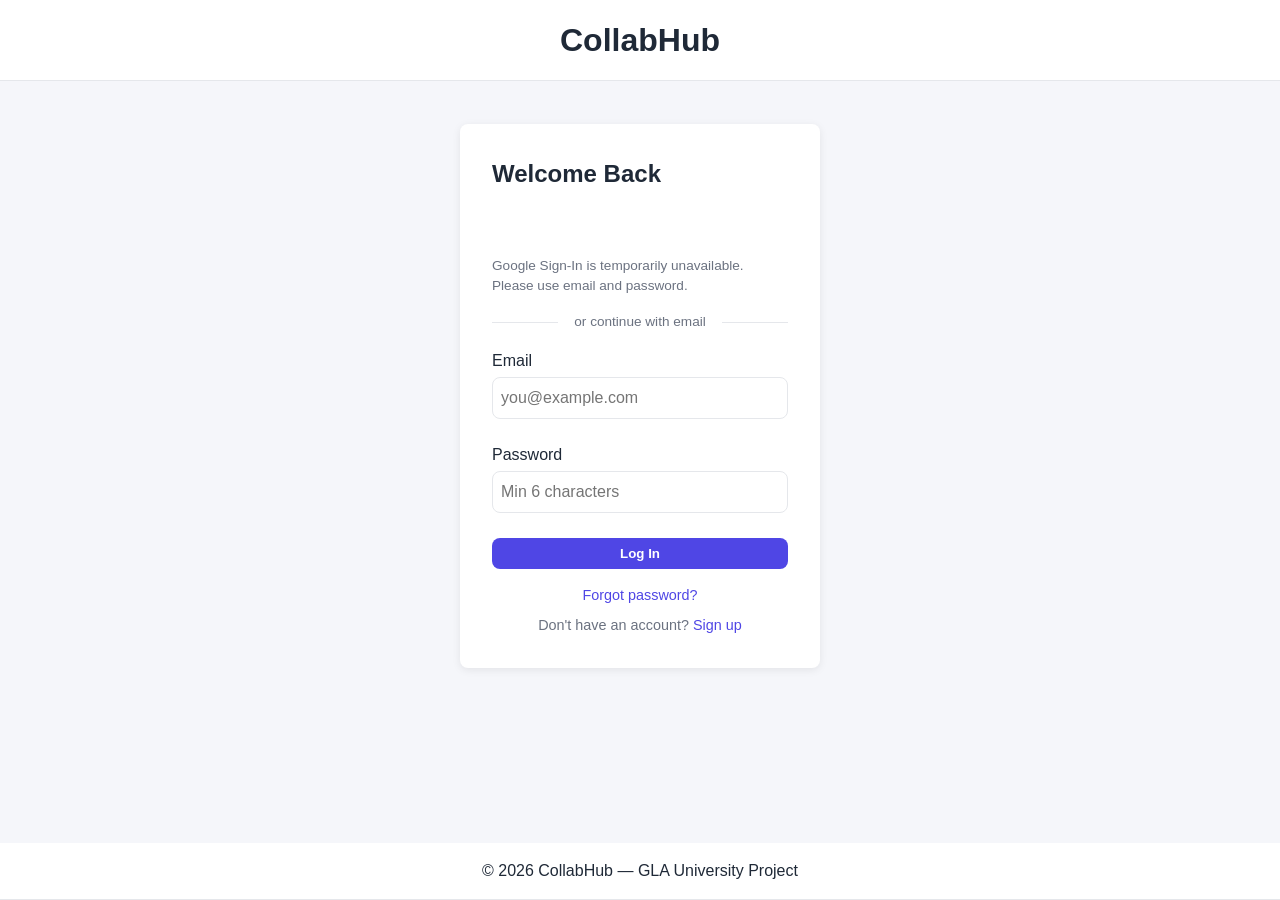
<file: pages/index.html>
<!DOCTYPE html>
<html lang="en">
<head>
  <meta charset="UTF-8">
  <meta name="viewport" content="width=device-width, initial-scale=1.0">
  <title>Login | Project &amp; Team Collaboration System</title>
  <link rel="stylesheet" href="../css/global.css">
</head>
<body>
  <header class="site-header">
    <h1 class="site-header__logo">CollabHub</h1>
  </header>

  <main class="auth">
    <section class="auth__card">
      <h2>Welcome Back</h2>
      <div id="google-signin-btn" class="btn-google"></div>
      <p id="google-signin-message" class="auth__message" role="status" aria-live="polite"></p>
      <div class="auth__divider"><span>or continue with email</span></div>

      <form class="auth__form" data-validate data-redirect="dashboard.html" novalidate>
        <div class="form-field">
          <label for="email">Email</label>
          <input type="email" id="email" name="email" required placeholder="you@example.com">
          <span class="form-error"></span>
        </div>

        <div class="form-field">
          <label for="password">Password</label>
          <input type="password" id="password" name="password" required placeholder="Min 6 characters">
          <span class="form-error"></span>
        </div>

        <button type="submit" class="btn btn--primary">Log In</button>
      </form>

      <div class="auth__help-links">
        <a href="#">Forgot password?</a>
        <p>Don't have an account? <a href="#">Sign up</a></p>
      </div>
    </section>
  </main>

  <footer class="site-footer">
    <p>&copy; 2026 CollabHub — GLA University Project</p>
  </footer>

  <script src="../js/auth.js"></script>
  <script src="../js/validation.js"></script>
</body>
</html>
</file>
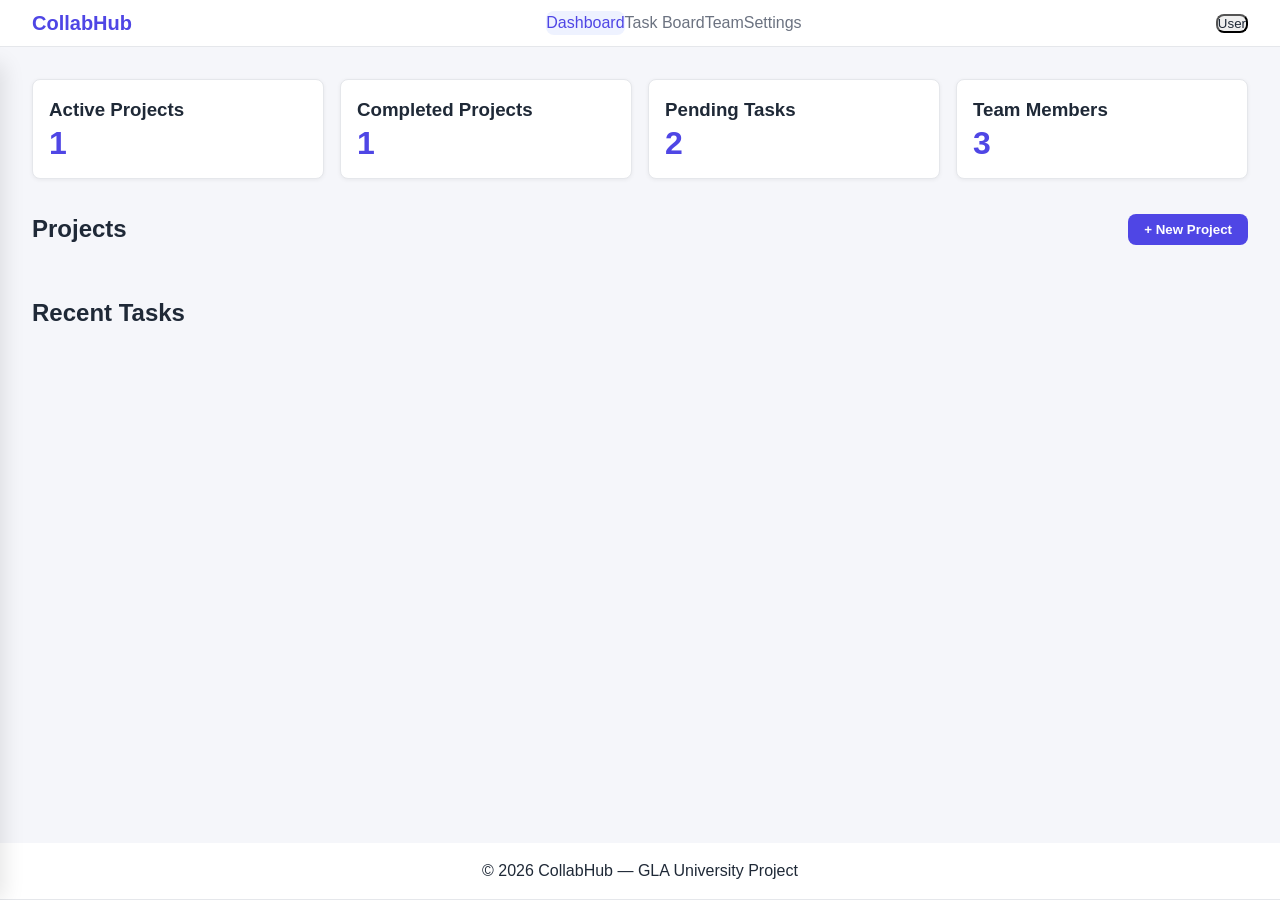
<file: pages/dashboard.html>
<!DOCTYPE html>
<html lang="en">
<head>
  <meta charset="UTF-8">
  <meta name="viewport" content="width=device-width, initial-scale=1.0">
  <title>Dashboard | CollabHub</title>
  <link rel="stylesheet" href="../css/global.css">
  <link rel="stylesheet" href="../css/navbar.css">
  <link rel="stylesheet" href="../css/modal.css">
</head>
<body>
  <header class="navbar" id="main-navbar">
    <button class="navbar__toggle" aria-label="Toggle menu" aria-expanded="false" aria-controls="mobile-sidebar">&#9776;</button>
    <a href="dashboard.html" class="navbar__brand">CollabHub</a>
    <nav class="navbar__nav" role="navigation" aria-label="Main navigation">
      <a href="dashboard.html" class="navbar__link navbar__link--active">Dashboard</a>
      <a href="kanban.html" class="navbar__link">Task Board</a>
      <a href="team.html" class="navbar__link">Team</a>
      <a href="settings.html" class="navbar__link">Settings</a>
    </nav>
    <button class="navbar__profile" type="button" aria-label="Profile menu">Yashika</button>
  </header>

  <!-- Mobile drawer -->
  <aside class="sidebar" id="mobile-sidebar" aria-label="Mobile navigation">
    <ul class="sidebar__list">
      <li><a href="dashboard.html">Dashboard</a></li>
      <li><a href="kanban.html">Task Board</a></li>
      <li><a href="team.html">Team</a></li>
      <li><a href="settings.html">Settings</a></li>
      <li><a href="index.html" data-google-signout>Sign out</a></li>
    </ul>
  </aside>
  <div class="sidebar__overlay" id="sidebar-overlay" aria-hidden="true"></div>

  <main class="dashboard" role="main">
    <section class="dashboard-grid">
      <article class="card"><h3>Active Projects</h3><p class="stat" id="project-count">0</p></article>
      <article class="card"><h3>Completed Projects</h3><p class="stat" id="completed-count">0</p></article>
      <article class="card"><h3>Pending Tasks</h3><p class="stat" id="pending-count">0</p></article>
      <article class="card"><h3>Team Members</h3><p class="stat" id="team-count">0</p></article>
    </section>

    <section>
      <div class="section-head">
        <h2>Projects</h2>
        <button class="btn btn--primary" data-modal-open="project-modal">+ New Project</button>
      </div>
      <div class="project-grid" id="project-list"></div>
    </section>

    <section>
      <h2>Recent Tasks</h2>
      <ul class="task-list" id="recent-tasks"></ul>
    </section>
  </main>

  <div class="modal" id="task-modal">
    <div class="modal__box">
      <div class="modal__header">
        <h3>Task Details</h3>
        <button class="modal__close" data-modal-close aria-label="Close">&times;</button>
      </div>
      <p><strong>Title:</strong> <span id="detail-title"></span></p>
      <p><strong>Status:</strong> <span id="detail-status"></span></p>
      <p><strong>Priority:</strong> <span id="detail-priority"></span></p>
    </div>
  </div>

  <div class="modal" id="project-modal">
    <div class="modal__box">
      <div class="modal__header">
        <h3>New Project</h3>
        <button class="modal__close" data-modal-close aria-label="Close">&times;</button>
      </div>
      <form id="project-form" novalidate>
        <div class="form-field">
          <label for="project-name">Project Name</label>
          <input type="text" id="project-name" placeholder="e.g. Mobile App">
          <span id="project-error" class="form-error"></span>
        </div>
        <div class="form-field">
          <label for="project-progress">Progress (%)</label>
          <input type="number" id="project-progress" min="0" max="100" value="0">
        </div>
        <button type="submit" class="btn btn--primary">Add Project</button>
      </form>
    </div>
  </div>

  <footer class="site-footer">
    <p>&copy; 2026 CollabHub — GLA University Project</p>
  </footer>

  <script src="../js/nav-toggle.js"></script>
  <script src="../js/data.js"></script>
  <script src="../js/modal.js"></script>
  <script src="../js/projects.js"></script>
  <script src="../js/auth.js"></script>
</body>
</html>
</file>
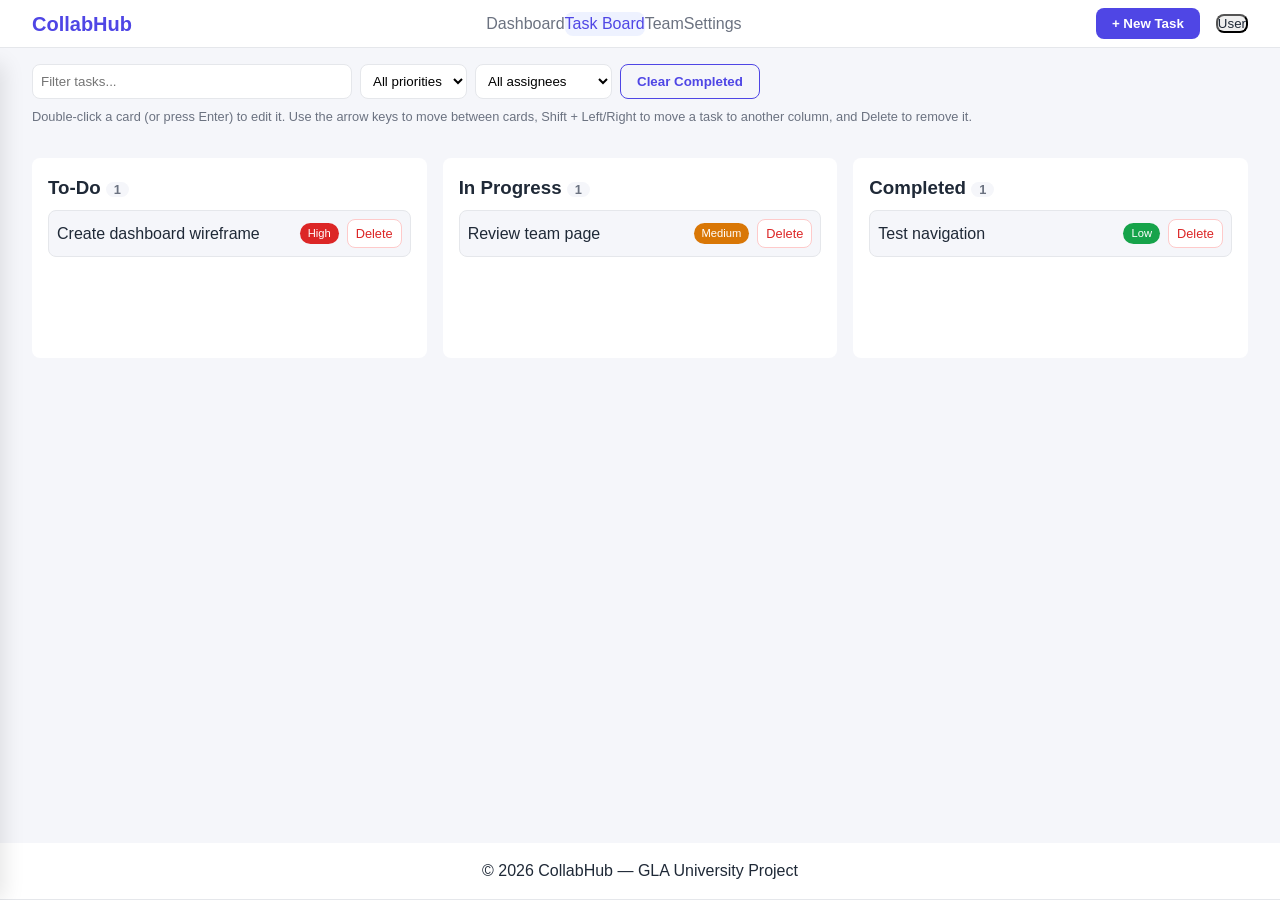
<file: pages/kanban.html>
<!DOCTYPE html>
<html lang="en">
<head>
  <meta charset="UTF-8">
  <meta name="viewport" content="width=device-width, initial-scale=1.0">
  <title>Task Board | CollabHub</title>
  <link rel="stylesheet" href="../css/global.css">
  <link rel="stylesheet" href="../css/navbar.css">
  <link rel="stylesheet" href="../css/buttons.css">
  <link rel="stylesheet" href="../css/forms.css">
  <link rel="stylesheet" href="../css/modal.css">
</head>
<body>
  <header class="navbar" id="main-navbar">
    <button class="navbar__toggle" aria-label="Toggle menu" aria-expanded="false" aria-controls="mobile-sidebar">&#9776;</button>
    <a href="dashboard.html" class="navbar__brand">CollabHub</a>
    <nav class="navbar__nav" role="navigation" aria-label="Main navigation">
      <a href="dashboard.html" class="navbar__link">Dashboard</a>
      <a href="kanban.html" class="navbar__link navbar__link--active">Task Board</a>
      <a href="team.html" class="navbar__link">Team</a>
      <a href="settings.html" class="navbar__link">Settings</a>
    </nav>
    <button class="btn btn--primary" data-modal-open="new-task-modal">+ New Task</button>
    <button class="navbar__profile" type="button" aria-label="Profile menu">Yashika</button>
  </header>

  <!-- Mobile drawer -->
  <aside class="sidebar" id="mobile-sidebar" aria-label="Mobile navigation">
    <ul class="sidebar__list">
      <li><a href="dashboard.html">Dashboard</a></li>
      <li><a href="kanban.html">Task Board</a></li>
      <li><a href="team.html">Team</a></li>
      <li><a href="settings.html">Settings</a></li>
      <li><a href="index.html" data-google-signout>Sign out</a></li>
    </ul>
  </aside>
  <div class="sidebar__overlay" id="sidebar-overlay" aria-hidden="true"></div>

  <main class="board" role="main">
    <div class="kanban-toolbar">
      <input type="search" id="task-filter" placeholder="Filter tasks...">
      <select id="priority-filter">
        <option value="all">All priorities</option>
        <option value="high">High</option>
        <option value="medium">Medium</option>
        <option value="low">Low</option>
      </select>
      <select id="assignee-filter" aria-label="Filter by assignee">
        <option value="all">All assignees</option>
      </select>
      <button type="button" id="clear-done" class="btn btn--secondary">Clear Completed</button>
    </div>
    <p class="kanban-hint">Double-click a card (or press Enter) to edit it. Use the arrow keys to move between cards, Shift + Left/Right to move a task to another column, and Delete to remove it.</p>

    <section class="kanban" aria-label="Task board">
      <section class="kanban__column" data-status="todo">
        <h3>To-Do <span class="kanban__count">0</span></h3>
        <div class="kanban__list"></div>
      </section>

      <section class="kanban__column" data-status="progress">
        <h3>In Progress <span class="kanban__count">0</span></h3>
        <div class="kanban__list"></div>
      </section>

      <section class="kanban__column" data-status="done">
        <h3>Completed <span class="kanban__count">0</span></h3>
        <div class="kanban__list"></div>
      </section>
    </section>
  </main>

  <div class="modal" id="new-task-modal">
    <div class="modal__box">
      <div class="modal__header">
        <h3 id="task-modal-title">New Task</h3>
        <button class="modal__close" data-modal-close aria-label="Close">&times;</button>
      </div>
      <form id="task-form" novalidate>
        <div class="form-group">
          <label for="task-title">Task Title</label>
          <input type="text" id="task-title" placeholder="e.g. Write README">
          <span id="task-error" class="form-error"></span>
        </div>
        <div class="form-group">
          <label for="task-priority">Priority</label>
          <select id="task-priority">
            <option value="high">High</option>
            <option value="medium" selected>Medium</option>
            <option value="low">Low</option>
          </select>
        </div>
        <div class="form-group">
          <label for="task-due">Due Date (optional)</label>
          <input type="date" id="task-due">
        </div>
        <div class="form-group">
          <label for="task-assignee">Assign To</label>
          <select id="task-assignee">
            <option value="">Unassigned</option>
          </select>
        </div>
        <button type="submit" id="task-submit" class="btn btn--primary">Add Task</button>
      </form>
    </div>
  </div>

  <footer class="site-footer">
    <p>&copy; 2026 CollabHub — GLA University Project</p>
  </footer>

  <script src="../js/nav-toggle.js"></script>
  <script src="../js/data.js"></script>
  <script src="../js/modal.js"></script>
  <script src="../js/kanban-interactions.js"></script>
  <script src="../js/auth.js"></script>
</body>
</html>
</file>
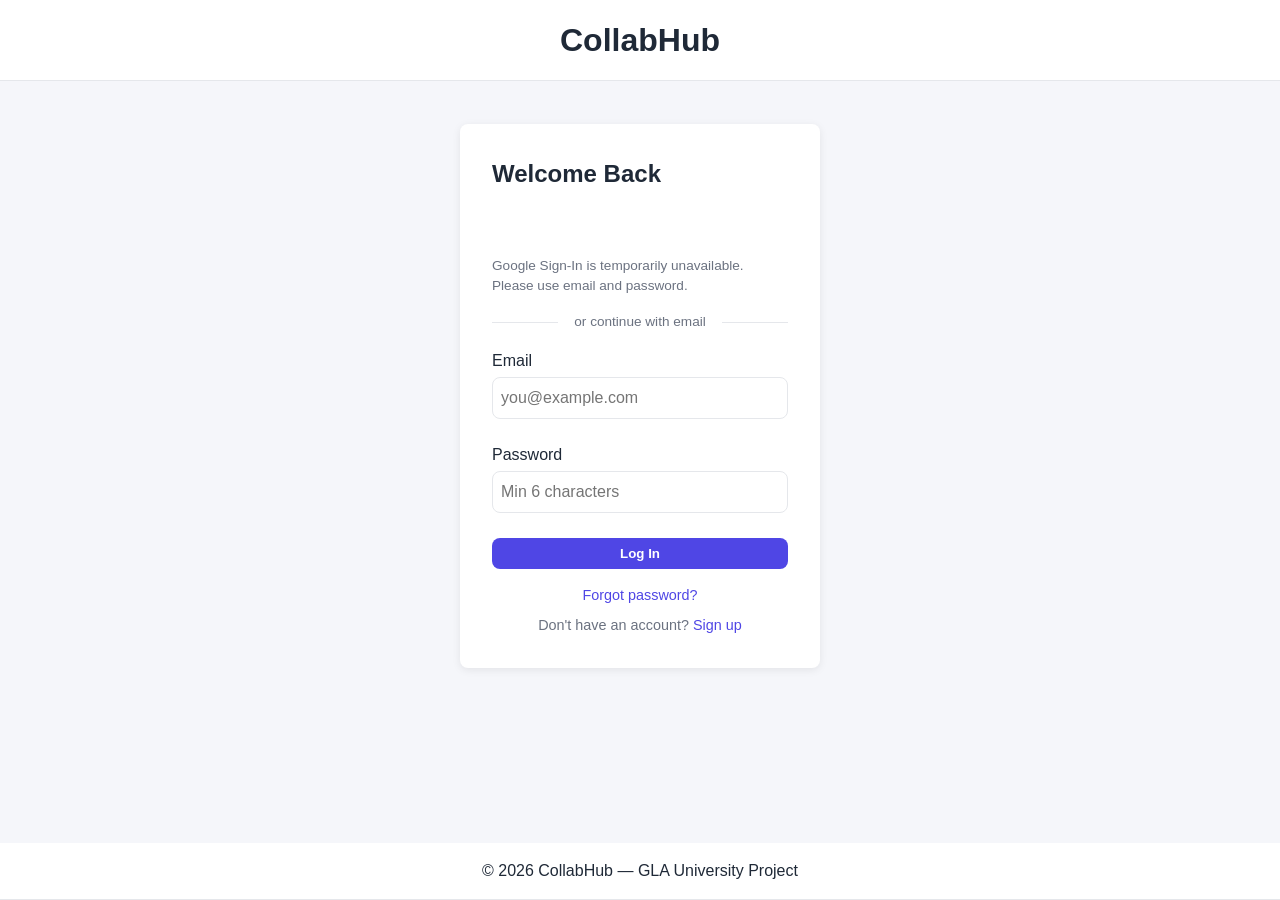
<file: pages/login.html>
<!DOCTYPE html>
<html lang="en">
<head>
  <meta charset="UTF-8">
  <meta name="viewport" content="width=device-width, initial-scale=1.0">
  <meta http-equiv="refresh" content="0; url=index.html">
  <title>Login | CollabHub</title>
</head>
<body>
  <p>Login has moved. <a href="index.html">Continue to CollabHub sign in</a>.</p>
  <script>window.location.replace('index.html');</script>
</body>
</html>
</file>
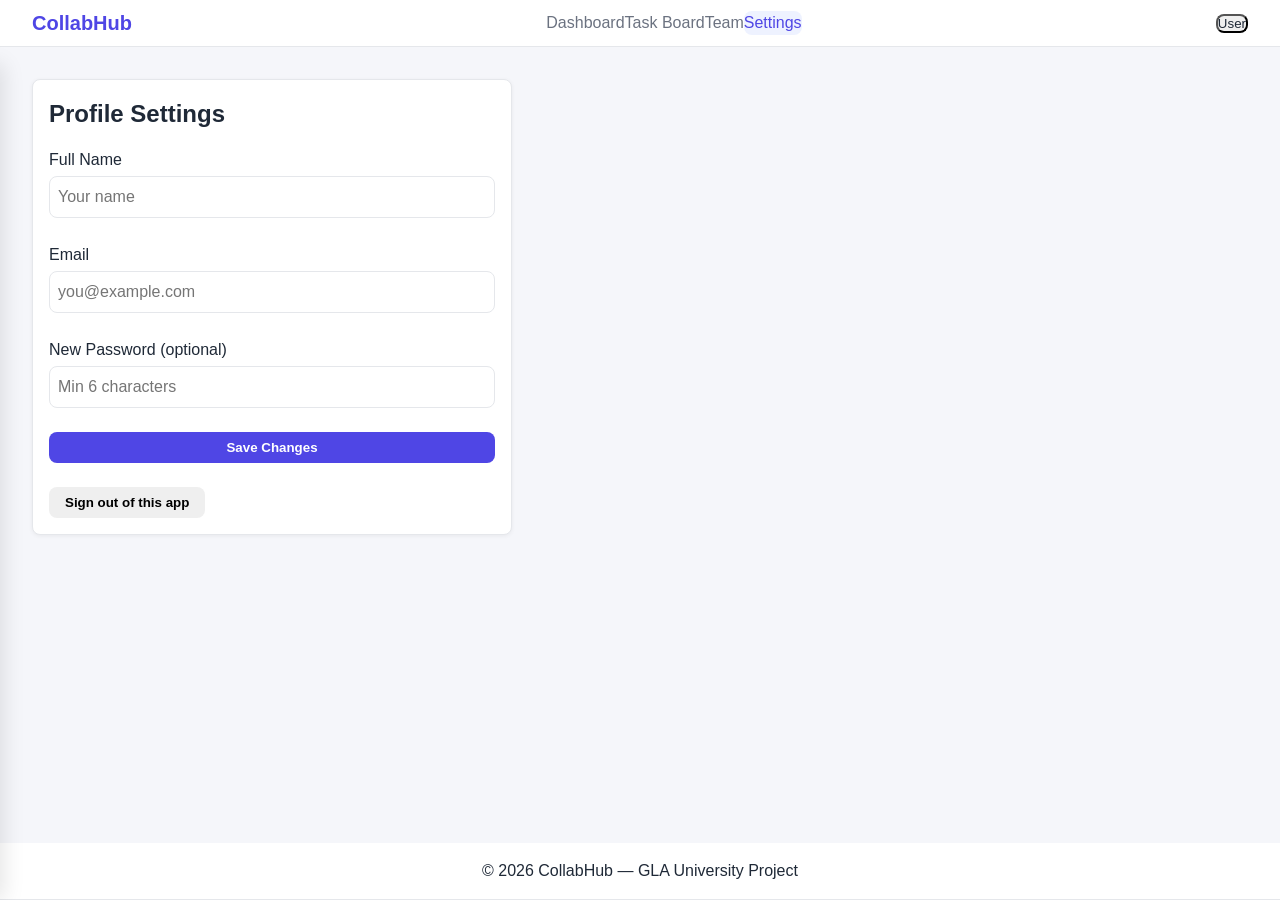
<file: pages/settings.html>
<!DOCTYPE html>
<html lang="en">
<head>
  <meta charset="UTF-8">
  <meta name="viewport" content="width=device-width, initial-scale=1.0">
  <title>Settings | CollabHub</title>
  <link rel="stylesheet" href="../css/global.css">
  <link rel="stylesheet" href="../css/navbar.css">
</head>
<body>
  <header class="navbar" id="main-navbar">
    <button class="navbar__toggle" aria-label="Toggle menu" aria-expanded="false" aria-controls="mobile-sidebar">&#9776;</button>
    <a href="dashboard.html" class="navbar__brand">CollabHub</a>
    <nav class="navbar__nav" role="navigation" aria-label="Main navigation">
      <a href="dashboard.html" class="navbar__link">Dashboard</a>
      <a href="kanban.html" class="navbar__link">Task Board</a>
      <a href="team.html" class="navbar__link">Team</a>
      <a href="settings.html" class="navbar__link navbar__link--active">Settings</a>
    </nav>
    <button class="navbar__profile" type="button" aria-label="Profile menu">Yashika</button>
  </header>

  <!-- Mobile drawer -->
  <aside class="sidebar" id="mobile-sidebar" aria-label="Mobile navigation">
    <ul class="sidebar__list">
      <li><a href="dashboard.html">Dashboard</a></li>
      <li><a href="kanban.html">Task Board</a></li>
      <li><a href="team.html">Team</a></li>
      <li><a href="settings.html">Settings</a></li>
      <li><a href="index.html" data-google-signout>Sign out</a></li>
    </ul>
  </aside>
  <div class="sidebar__overlay" id="sidebar-overlay" aria-hidden="true"></div>

  <main class="settings" role="main">
    <section class="card settings__card">
      <h2>Profile Settings</h2>
      <form class="auth__form" data-validate novalidate>
        <div class="form-field">
          <label for="name">Full Name</label>
          <input type="text" id="name" required placeholder="Your name">
          <span class="form-error"></span>
        </div>

    <div class="form-field">
      <label for="s-email">Email</label>
      <input type="email" id="s-email" required placeholder="you@example.com">
      <span class="form-error"></span>
    </div>

    <div class="form-field">
      <label for="s-pass">New Password (optional)</label>
      <input type="password" id="s-pass" placeholder="Min 6 characters">
      <span class="form-error"></span>
    </div>

    <button type="submit" class="btn btn--primary">Save Changes</button>
    <p id="save-message" class="form-success"></p>
  </form>
  <button type="button" class="btn btn--secondary settings__signout" data-google-signout>
    Sign out of this app
  </button>
</section>
  </main>

  <footer class="site-footer">
    <p>&copy; 2026 CollabHub — GLA University Project</p>
  </footer>

  <script src="../js/nav-toggle.js"></script>
  <script src="../js/validation.js"></script>
  <script src="../js/data.js"></script>
  <script src="../js/settings.js"></script>
  <script src="../js/auth.js"></script>
</body>
</html>
</file>
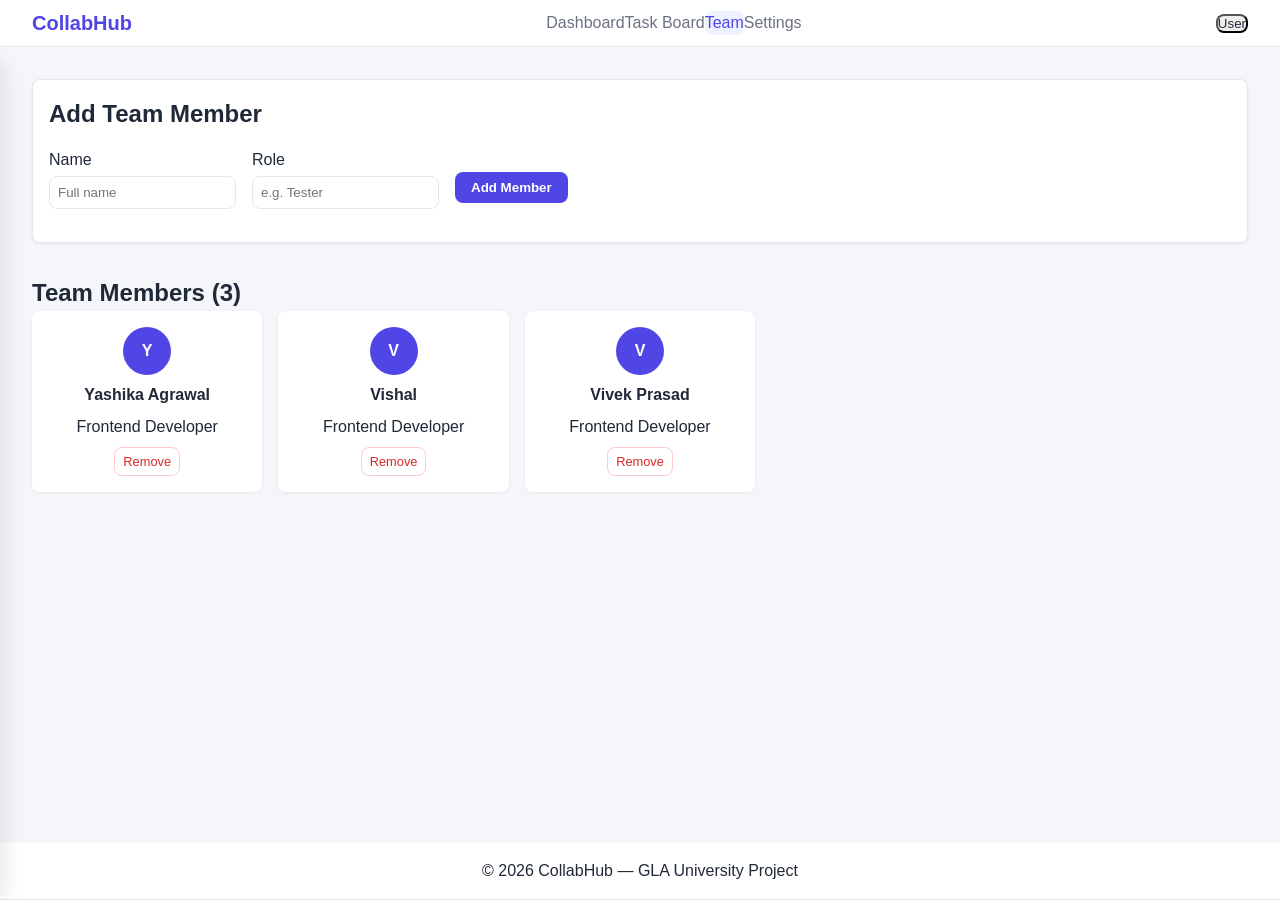
<file: pages/team.html>
<!DOCTYPE html>
<html lang="en">
<head>
  <meta charset="UTF-8">
  <meta name="viewport" content="width=device-width, initial-scale=1.0">
  <title>Team | CollabHub</title>
  <link rel="stylesheet" href="../css/global.css">
  <link rel="stylesheet" href="../css/navbar.css">
</head>
<body>
  <header class="navbar" id="main-navbar">
    <button class="navbar__toggle" aria-label="Toggle menu" aria-expanded="false" aria-controls="mobile-sidebar">&#9776;</button>
    <a href="dashboard.html" class="navbar__brand">CollabHub</a>
    <nav class="navbar__nav" role="navigation" aria-label="Main navigation">
      <a href="dashboard.html" class="navbar__link">Dashboard</a>
      <a href="kanban.html" class="navbar__link">Task Board</a>
      <a href="team.html" class="navbar__link navbar__link--active">Team</a>
      <a href="settings.html" class="navbar__link">Settings</a>
    </nav>
    <button class="navbar__profile" type="button" aria-label="Profile menu">Yashika</button>
  </header>

  <!-- Mobile drawer -->
  <aside class="sidebar" id="mobile-sidebar" aria-label="Mobile navigation">
    <ul class="sidebar__list">
      <li><a href="dashboard.html">Dashboard</a></li>
      <li><a href="kanban.html">Task Board</a></li>
      <li><a href="team.html">Team</a></li>
      <li><a href="settings.html">Settings</a></li>
      <li><a href="index.html" data-google-signout>Sign out</a></li>
    </ul>
  </aside>
  <div class="sidebar__overlay" id="sidebar-overlay" aria-hidden="true"></div>

  <main class="team-page" role="main">
    <section class="card">
      <h2>Add Team Member</h2>
      <form class="team-form" data-validate novalidate>
        <div class="form-field">
          <label for="member-name">Name</label>
          <input type="text" id="member-name" required placeholder="Full name">
          <span class="form-error"></span>
        </div>
        <div class="form-field">
          <label for="member-role">Role</label>
          <input type="text" id="member-role" required placeholder="e.g. Tester">
          <span class="form-error"></span>
        </div>
        <button type="submit" class="btn btn--primary">Add Member</button>
      </form>
    </section>

    <section>
      <h2>Team Members (<span id="team-total">0</span>)</h2>
      <div class="team-grid" id="team-list"></div>
    </section>
  </main>

  <footer class="site-footer">
    <p>&copy; 2026 CollabHub — GLA University Project</p>
  </footer>

  <script src="../js/nav-toggle.js"></script>
  <script src="../js/validation.js"></script>
  <script src="../js/data.js"></script>
  <script src="../js/team.js"></script>
  <script src="../js/auth.js"></script>
</body>
</html>
</file>
<file: css/global.css>
:root {
  --color-primary: #4f46e5;
  --color-primary-dark: #4338ca;
  --color-bg: #f5f6fa;
  --color-surface: #ffffff;
  --color-text: #1f2937;
  --color-muted: #6b7280;
  --color-border: #e5e7eb;
  --font-heading: 'Segoe UI', sans-serif;
  --font-body: 'Inter', Arial, sans-serif;
  --space-sm: 8px;
  --space-md: 16px;
  --space-lg: 32px;
  --radius: 8px;
}

* {
  box-sizing: border-box;
  margin: 0;
  padding: 0;
}

body {
  display: flex;
  flex-direction: column;
  min-height: 100vh;
  font-family: var(--font-body);
  background: var(--color-bg);
  color: var(--color-text);
  line-height: 1.5;
}

h1,
h2,
h3 {
  font-family: var(--font-heading);
}

.site-header,
.site-footer {
  background: var(--color-surface);
  padding: var(--space-md) var(--space-lg);
  text-align: center;
  border-bottom: 1px solid var(--color-border);
}

.auth {
  display: flex;
  justify-content: center;
  align-items: center;
  min-height: 70vh;
  padding: var(--space-lg);
}

.auth__card {
  background: var(--color-surface);
  padding: var(--space-lg);
  border-radius: var(--radius);
  width: 100%;
  max-width: 360px;
  box-shadow: 0 2px 8px rgba(0, 0, 0, 0.08);
}

.auth__form {
  display: flex;
  flex-direction: column;
  gap: var(--space-sm);
  margin-top: var(--space-md);
}

.auth__form input {
  padding: var(--space-sm);
  border: 1px solid var(--color-border);
  border-radius: var(--radius);
  font: inherit;
}

.btn {
  padding: var(--space-sm) var(--space-md);
  border: none;
  border-radius: var(--radius);
  cursor: pointer;
  font-weight: 600;
}

.btn--primary {
  background: var(--color-primary);
  color: #fff;
}

.btn--primary:hover {
  background: var(--color-primary-dark);
}

.auth__link {
  margin-top: var(--space-md);
  text-align: center;
  font-size: 0.9rem;
}

.form-field { display: flex; flex-direction: column; gap: 4px; }

.form-error { color: #dc2626; font-size: 0.8rem; min-height: 1em; }

.input--invalid { border-color: #dc2626 !important; }

.settings { flex: 1; padding: var(--space-lg); }

.settings__card { max-width: 480px; }

.layout { flex: 1; }

.site-footer { margin-top: auto; }

.team-page {
  flex: 1;
  min-width: 0;
  padding: var(--space-lg);
  display: flex;
  flex-direction: column;
  gap: var(--space-lg);
}

.team-form { display: flex; flex-wrap: wrap; gap: var(--space-md); align-items: flex-start; margin-top: var(--space-md); }

.team-form input {
  padding: var(--space-sm);
  border: 1px solid var(--color-border);
  border-radius: var(--radius);
}

.team-form .btn { margin-top: 24px; }

.team-grid {
  display: grid;
  grid-template-columns: repeat(auto-fill, minmax(200px, 1fr));
  gap: var(--space-md);
}

.member-card {
  background: var(--color-surface);
  border-radius: var(--radius);
  padding: var(--space-md);
  box-shadow: 0 1px 4px rgba(0, 0, 0, 0.06);
  display: flex;
  flex-direction: column;
  align-items: center;
  gap: var(--space-sm);
  text-align: center;
}

.card,
.project-card {
  background: var(--color-surface);
  border: 1px solid var(--color-border);
  border-radius: var(--radius);
  box-shadow: 0 1px 4px rgba(0, 0, 0, 0.06);
  padding: var(--space-md);
}

.project-card {
  display: flex;
  flex-direction: column;
  gap: var(--space-sm);
}

.project-card__top {
  display: flex;
  align-items: center;
  justify-content: space-between;
  gap: var(--space-sm);
}

.progress {
  width: 100%;
  height: 8px;
  overflow: hidden;
  border-radius: 999px;
  background: var(--color-border);
}

.progress__bar {
  height: 100%;
  border-radius: inherit;
  background: var(--color-primary);
}

.task-list {
  list-style: none;
  display: flex;
  flex-direction: column;
  gap: var(--space-sm);
  margin-top: var(--space-md);
}

.task-list__item {
  width: 100%;
  display: flex;
  justify-content: space-between;
  align-items: center;
  gap: var(--space-sm);
  border: 1px solid var(--color-border);
  border-radius: var(--radius);
  background: var(--color-surface);
  color: var(--color-text);
  padding: var(--space-sm) var(--space-md);
  cursor: pointer;
  text-align: left;
}

.task-list__status {
  color: var(--color-muted);
  font-size: 0.8rem;
}

.btn-delete {
  border: 1px solid #fecaca;
  border-radius: var(--radius);
  background: #fff;
  color: #dc2626;
  cursor: pointer;
  padding: 4px 8px;
  font: inherit;
  font-size: 0.8rem;
}

.empty {
  color: var(--color-muted);
}

.avatar {
  width: 48px;
  height: 48px;
  border-radius: 50%;
  background: var(--color-primary);
  color: #fff;
  display: flex;
  align-items: center;
  justify-content: center;
  font-weight: 700;
}

.form-success { color: #16a34a; font-size: 0.9rem; }

.settings__signout { margin-top: var(--space-md); }

.btn-google {
  width: 100%;
  min-height: 40px;
  margin-top: var(--space-md);
}

.auth__divider {
  display: flex;
  align-items: center;
  gap: var(--space-md);
  margin: var(--space-md) 0;
  color: var(--color-muted);
  font-size: 0.85rem;
}

.auth__divider::before,
.auth__divider::after {
  content: '';
  flex: 1;
  height: 1px;
  background: var(--color-border);
}

.auth__message {
  margin-top: var(--space-sm);
  color: var(--color-muted);
  font-size: 0.85rem;
}

.auth__help-links {
  display: flex;
  flex-direction: column;
  gap: var(--space-sm);
  margin-top: var(--space-md);
  text-align: center;
  font-size: 0.9rem;
}

.auth__help-links,
.auth__help-links a {
  color: var(--color-muted);
}

.auth__help-links a {
  color: var(--color-primary);
  font-weight: 500;
  text-decoration: none;
}

.auth__help-links a:hover {
  text-decoration: underline;
}
</file>
<file: css/navbar.css>
.navbar {
  display: flex;
  align-items: center;
  justify-content: space-between;
  gap: var(--space-md);
  background: var(--color-surface);
  padding: var(--space-sm) var(--space-lg);
  border-bottom: 1px solid var(--color-border);
  position: sticky;
  top: 0;
  z-index: 100;
  flex-wrap: wrap;
}

.navbar__brand {
  font-weight: 700;
  color: var(--color-primary);
  font-size: 1.25rem;
  text-decoration: none;
}

/* Top Navigation Links */
.navbar__nav {
  display: flex;
  gap: var(--space-xs);
  flex: 1;
  justify-content: center;
}

.navbar__link {
  text-decoration: none;
  color: var(--color-muted);
  font-weight: 500;
  padding: var(--space-xs) var(--space-sm);
  border-radius: var(--radius);
  transition: color 0.15s, background 0.15s;
  white-space: nowrap;
}

.navbar__link:hover {
  color: var(--color-primary);
  background: var(--color-bg);
}

.navbar__link--active {
  color: var(--color-primary);
  background: #eef2ff;
}

/* Profile / User Menu */
.navbar__profile {
  display: flex;
  align-items: center;
  gap: var(--space-sm);
  font-weight: 500;
  color: var(--color-text);
  padding: var(--space-xs) var(--space-sm);
  border-radius: var(--radius);
  cursor: pointer;
  transition: background 0.15s;
}

.navbar__profile:hover {
  background: var(--color-bg);
}

.navbar__profile .avatar-img {
  width: 32px;
  height: 32px;
  border-radius: 50%;
  object-fit: cover;
}

.navbar__profile .username {
  max-width: 150px;
  overflow: hidden;
  text-overflow: ellipsis;
  white-space: nowrap;
}

/* Mobile Menu Toggle */
.navbar__toggle {
  display: none;
  background: none;
  border: 1px solid var(--color-border);
  border-radius: var(--radius);
  padding: 6px 10px;
  font-size: 1.25rem;
  cursor: pointer;
  color: var(--color-text);
}

/* ===== LAYOUT ===== */
.layout {
  display: flex;
  flex: 1;
  min-height: calc(100vh - 64px - 72px);
}

/* Sidebar - ONLY for mobile drawer */
.sidebar {
  position: fixed;
  top: 64px;
  left: 0;
  bottom: 0;
  width: 260px;
  background: var(--color-surface);
  border-right: 1px solid var(--color-border);
  padding: var(--space-md);
  transform: translateX(-100%);
  transition: transform 0.25s ease;
  z-index: 99;
  overflow-y: auto;
  box-shadow: 4px 0 20px rgba(0,0,0,0.1);
}

.sidebar--open {
  transform: translateX(0);
}

.sidebar__list {
  list-style: none;
  display: flex;
  flex-direction: column;
  gap: var(--space-xs);
}

.sidebar__list a {
  text-decoration: none;
  color: var(--color-text);
  padding: var(--space-sm) var(--space-md);
  border-radius: var(--radius);
  font-weight: 500;
  transition: background 0.15s, color 0.15s;
}

.sidebar__list a:hover,
.sidebar__list a:focus {
  background: var(--color-bg);
  color: var(--color-primary);
}

.sidebar__list a[href="index.html"] {
  color: #dc2626;
  margin-top: var(--space-md);
  padding-top: var(--space-md);
  border-top: 1px solid var(--color-border);
}

.sidebar__list a[href="index.html"]:hover {
  background: #fef2f2;
  color: #b91c1c;
}

/* Overlay for mobile drawer */
.sidebar__overlay {
  display: none;
  position: fixed;
  inset: 0;
  background: rgba(0, 0, 0, 0.4);
  z-index: 98;
  opacity: 0;
  transition: opacity 0.2s;
}

.sidebar__overlay--visible {
  display: block;
  opacity: 1;
}

/* ===== DASHBOARD SPECIFIC ===== */
.dashboard {
  flex: 1;
  min-width: 0;
  padding: var(--space-lg);
  display: flex;
  flex-direction: column;
  gap: var(--space-lg);
}

.dashboard-grid {
  display: grid;
  grid-template-columns: repeat(auto-fit, minmax(200px, 1fr));
  gap: var(--space-md);
}

.stat {
  font-size: 2rem;
  font-weight: 700;
  color: var(--color-primary);
  line-height: 1.2;
}

.section-head {
  display: flex;
  justify-content: space-between;
  align-items: center;
  margin-bottom: var(--space-md);
  flex-wrap: wrap;
  gap: var(--space-sm);
}

.project-grid {
  display: grid;
  grid-template-columns: repeat(auto-fill, minmax(280px, 1fr));
  gap: var(--space-md);
}

/* ===== RESPONSIVE ===== */
@media (max-width: 900px) {
  .navbar__nav {
    display: none;
  }
  .navbar__toggle {
    display: block;
  }
  .navbar__profile .username {
    display: none;
  }
}

@media (max-width: 600px) {
  .navbar {
    padding: var(--space-sm) var(--space-md);
  }
  .navbar__brand {
    font-size: 1.1rem;
  }
  .dashboard {
    padding: var(--space-md);
  }
  .dashboard-grid {
    grid-template-columns: 1fr 1fr;
  }
  .project-grid {
    grid-template-columns: 1fr;
  }
  .section-head {
    flex-direction: column;
    align-items: flex-start;
  }
}

/* ===== KANBAN PAGE ADJUSTMENTS ===== */
.kanban-toolbar {
  padding: var(--space-md) var(--space-lg) 0;
}

.board {
  flex: 1;
  min-width: 0;
  min-height: calc(100vh - 64px - 72px);
}

/* ===== TEAM / SETTINGS PAGE ADJUSTMENTS ===== */
.team-page,
.settings {
  flex: 1;
  min-width: 0;
  padding: var(--space-lg);
  display: flex;
  flex-direction: column;
  gap: var(--space-lg);
}

@media (max-width: 600px) {
  .team-page,
  .settings {
    padding: var(--space-md);
  }
}
</file>
<file: css/modal.css>
.modal {
  display: none;
  position: fixed;
  inset: 0;
  background: rgba(0, 0, 0, 0.5);
  align-items: center;
  justify-content: center;
  z-index: 100;
}

.modal--open { display: flex; }

.modal__box {
  background: var(--color-surface);
  padding: var(--space-lg);
  border-radius: var(--radius);
  width: 100%;
  max-width: 420px;
  margin: var(--space-md);
}

.modal__header {
  display: flex;
  justify-content: space-between;
  align-items: center;
  margin-bottom: var(--space-md);
}

.modal__close {
  background: none;
  border: none;
  font-size: 1.5rem;
  cursor: pointer;
}
</file>
<file: css/buttons.css>
.btn--secondary {
  background: transparent;
  color: var(--color-primary);
  border: 1px solid var(--color-primary);
}

.btn--secondary:hover { background: var(--color-primary); color: #fff; }

.btn--danger { background: #dc2626; color: #fff; }
.btn--danger:hover { background: #b91c1c; }
</file>
<file: css/forms.css>
.form-group { display: flex; flex-direction: column; gap: 4px; margin-bottom: var(--space-sm); }

.form-group label { font-size: 0.9rem; color: var(--color-muted); }

.form-group input,
.form-group select,
.form-group textarea {
  padding: var(--space-sm);
  border: 1px solid var(--color-border);
  border-radius: var(--radius);
  font-family: var(--font-body);
}

.kanban {
  display: grid;
  grid-template-columns: repeat(auto-fit, minmax(220px, 1fr));
  gap: var(--space-md);
  padding: var(--space-lg);
}

.kanban__column {
  background: var(--color-surface);
  border-radius: var(--radius);
  padding: var(--space-md);
}

.kanban__card {
  background: var(--color-bg);
  border: 1px solid var(--color-border);
  border-radius: var(--radius);
  padding: var(--space-sm);
  margin-top: var(--space-sm);
  cursor: grab;
}

.kanban-toolbar { padding: var(--space-md) var(--space-lg) 0; }

.kanban-toolbar input {
  width: 100%;
  max-width: 320px;
  padding: var(--space-sm);
  border: 1px solid var(--color-border);
  border-radius: var(--radius);
}

.kanban__count {
  background: var(--color-bg);
  border-radius: 999px;
  padding: 0 8px;
  font-size: 0.8rem;
  color: var(--color-muted);
}

.kanban__card--dragging { opacity: 0.5; }

.kanban__column--over { outline: 2px dashed var(--color-primary); }

.kanban__column { min-height: 200px; }

.board { flex: 1; min-width: 0; }

.tag {
  display: inline-block;
  font-size: 0.7rem;
  padding: 2px 8px;
  border-radius: 999px;
  margin-left: 8px;
  color: #fff;
}

.tag--high { background: #dc2626; }
.tag--medium { background: #d97706; }
.tag--low { background: #16a34a; }

.kanban__list { min-height: 120px; }

.kanban__card {
  display: flex;
  flex-wrap: wrap;
  align-items: center;
  gap: var(--space-sm);
}

.card-title { flex: 1; }

.kanban .tag { margin-left: 0; }

.kanban-toolbar {
  display: flex;
  flex-wrap: wrap;
  gap: var(--space-sm);
}

.kanban-toolbar select {
  padding: var(--space-sm);
  border: 1px solid var(--color-border);
  border-radius: var(--radius);
  background: var(--color-surface);
}

.kanban-hint {
  padding: var(--space-sm) var(--space-lg) 0;
  font-size: 0.8rem;
  color: var(--color-muted);
}

.kanban__card { cursor: grab; }

.kanban__card:focus {
  outline: 2px solid var(--color-primary);
  outline-offset: 2px;
}

.card-meta {
  display: flex;
  flex-wrap: wrap;
  gap: var(--space-sm);
  width: 100%;
  font-size: 0.75rem;
  color: var(--color-muted);
}

.card-due--overdue {
  color: #dc2626;
  font-weight: 600;
}

.card-assignee::before { content: '\1F464  '; }
</file>
